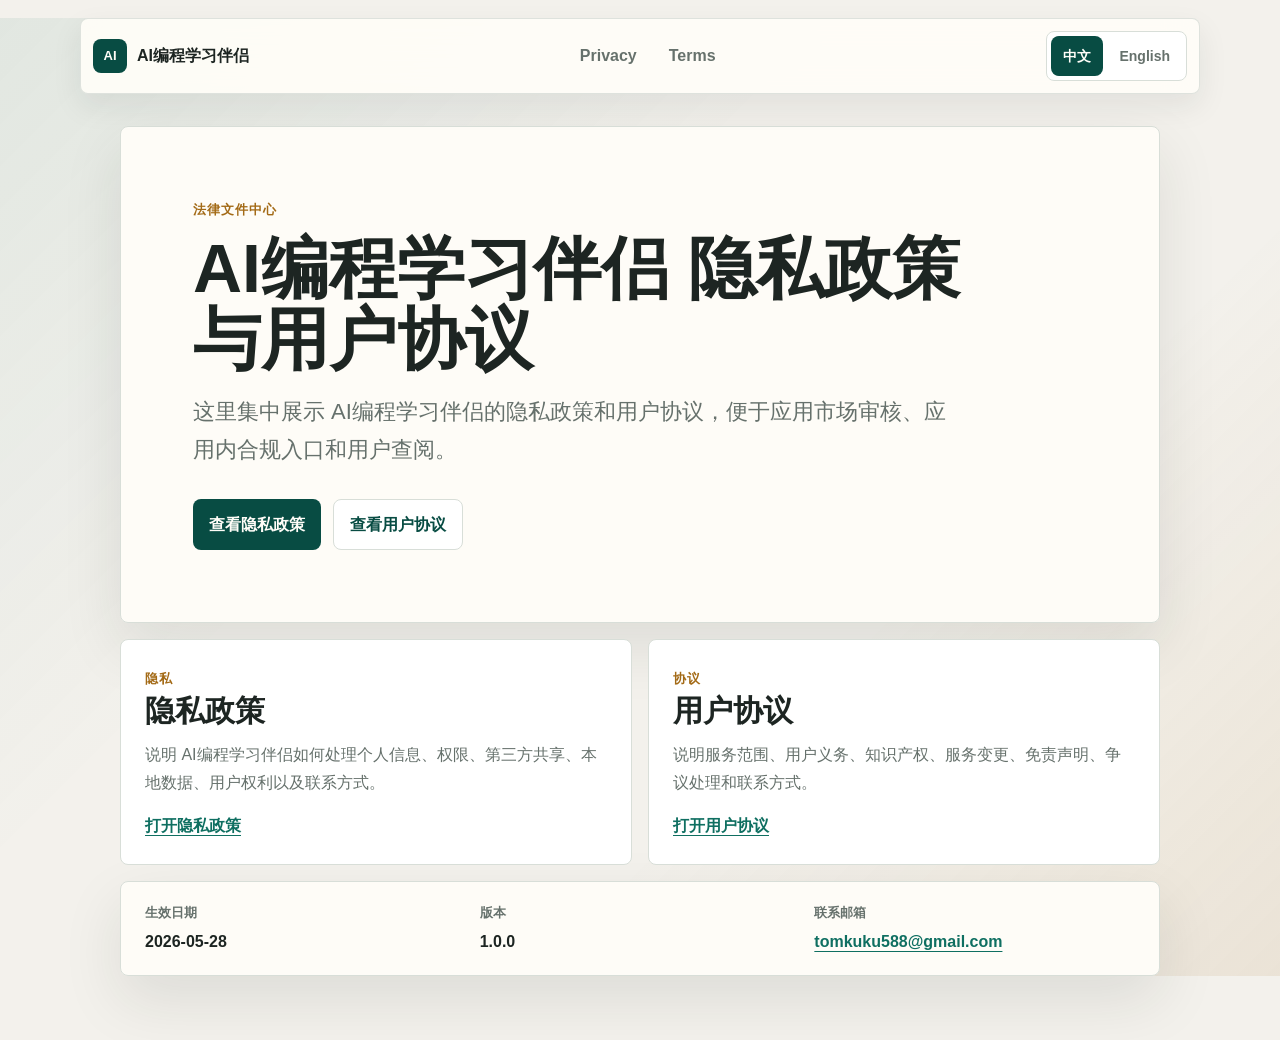
<file: index.html>
<!doctype html>
<html lang="zh-CN">
<head>
  <meta charset="utf-8">
  <meta name="viewport" content="width=device-width, initial-scale=1">
  <meta http-equiv="Cache-Control" content="no-cache, no-store, must-revalidate">
  <meta http-equiv="Pragma" content="no-cache">
  <meta http-equiv="Expires" content="0">
  <meta name="description" content="AI编程学习伴侣 privacy policy and user agreement with Chinese and English versions.">
  <meta name="localized-title" data-lang="zh" content="AI编程学习伴侣 法律文件">
  <meta name="localized-title" data-lang="en" content="AI编程学习伴侣 Legal Documents">
  <title>AI编程学习伴侣 法律文件</title>
  <link rel="stylesheet" href="./assets/styles.css?v=20260528-ai-name">
</head>
<body data-lang="zh" data-page="home">
  <header class="site-header">
    <a class="brand" href="./index.html" aria-label="AI编程学习伴侣 legal home">
      <span class="brand-mark">AI</span>
      <span>AI编程学习伴侣</span>
    </a>
    <nav class="top-nav" aria-label="Legal document navigation">
      <a href="./privacy-policy.html">Privacy</a>
      <a href="./user-agreement.html">Terms</a>
    </nav>
    <div class="language-switch" aria-label="Language switch">
      <button type="button" data-lang-switch="zh">中文</button>
      <button type="button" data-lang-switch="en">English</button>
    </div>
  </header>

  <main class="home-shell">
    <section class="hero" data-lang-block="zh">
      <p class="eyebrow">法律文件中心</p>
      <h1>AI编程学习伴侣 隐私政策与用户协议</h1>
      <p class="lead">这里集中展示 AI编程学习伴侣的隐私政策和用户协议，便于应用市场审核、应用内合规入口和用户查阅。</p>
      <div class="cta-row" aria-label="文档入口">
        <a class="button primary" href="./privacy-policy.html">查看隐私政策</a>
        <a class="button secondary" href="./user-agreement.html">查看用户协议</a>
      </div>
    </section>

    <section class="hero" data-lang-block="en">
      <p class="eyebrow">Legal Document Center</p>
      <h1>AI编程学习伴侣 Privacy Policy and User Agreement</h1>
      <p class="lead">This page hosts the privacy policy and user agreement for AI编程学习伴侣, supporting app store review, in-app compliance links, and user access.</p>
      <div class="cta-row" aria-label="Document links">
        <a class="button primary" href="./privacy-policy.html">Privacy Policy</a>
        <a class="button secondary" href="./user-agreement.html">User Agreement</a>
      </div>
    </section>

    <section class="document-grid" aria-label="Document summary">
      <article class="document-card" data-lang-block="zh">
        <span class="card-kicker">隐私</span>
        <h2>隐私政策</h2>
        <p>说明 AI编程学习伴侣如何处理个人信息、权限、第三方共享、本地数据、用户权利以及联系方式。</p>
        <a href="./privacy-policy.html">打开隐私政策</a>
      </article>
      <article class="document-card" data-lang-block="zh">
        <span class="card-kicker">协议</span>
        <h2>用户协议</h2>
        <p>说明服务范围、用户义务、知识产权、服务变更、免责声明、争议处理和联系方式。</p>
        <a href="./user-agreement.html">打开用户协议</a>
      </article>

      <article class="document-card" data-lang-block="en">
        <span class="card-kicker">Privacy</span>
        <h2>Privacy Policy</h2>
        <p>Explains how AI编程学习伴侣 handles personal information, permissions, third-party sharing, local data, user rights, and contact channels.</p>
        <a href="./privacy-policy.html">Open Privacy Policy</a>
      </article>
      <article class="document-card" data-lang-block="en">
        <span class="card-kicker">Agreement</span>
        <h2>User Agreement</h2>
        <p>Explains service scope, user responsibilities, intellectual property, service changes, disclaimers, disputes, and contact channels.</p>
        <a href="./user-agreement.html">Open User Agreement</a>
      </article>
    </section>

    <section class="meta-panel">
      <dl data-lang-block="zh">
        <div>
          <dt>生效日期</dt>
          <dd>2026-05-28</dd>
        </div>
        <div>
          <dt>版本</dt>
          <dd>1.0.0</dd>
        </div>
        <div>
          <dt>联系邮箱</dt>
          <dd><a href="mailto:tomkuku588@gmail.com">tomkuku588@gmail.com</a></dd>
        </div>
      </dl>
      <dl data-lang-block="en">
        <div>
          <dt>Effective Date</dt>
          <dd>May 28, 2026</dd>
        </div>
        <div>
          <dt>Version</dt>
          <dd>1.0.0</dd>
        </div>
        <div>
          <dt>Contact</dt>
          <dd><a href="mailto:tomkuku588@gmail.com">tomkuku588@gmail.com</a></dd>
        </div>
      </dl>
    </section>
  </main>

  <script src="./assets/legal.js?v=20260528-ai-name" defer></script>
</body>
</html>
</file>
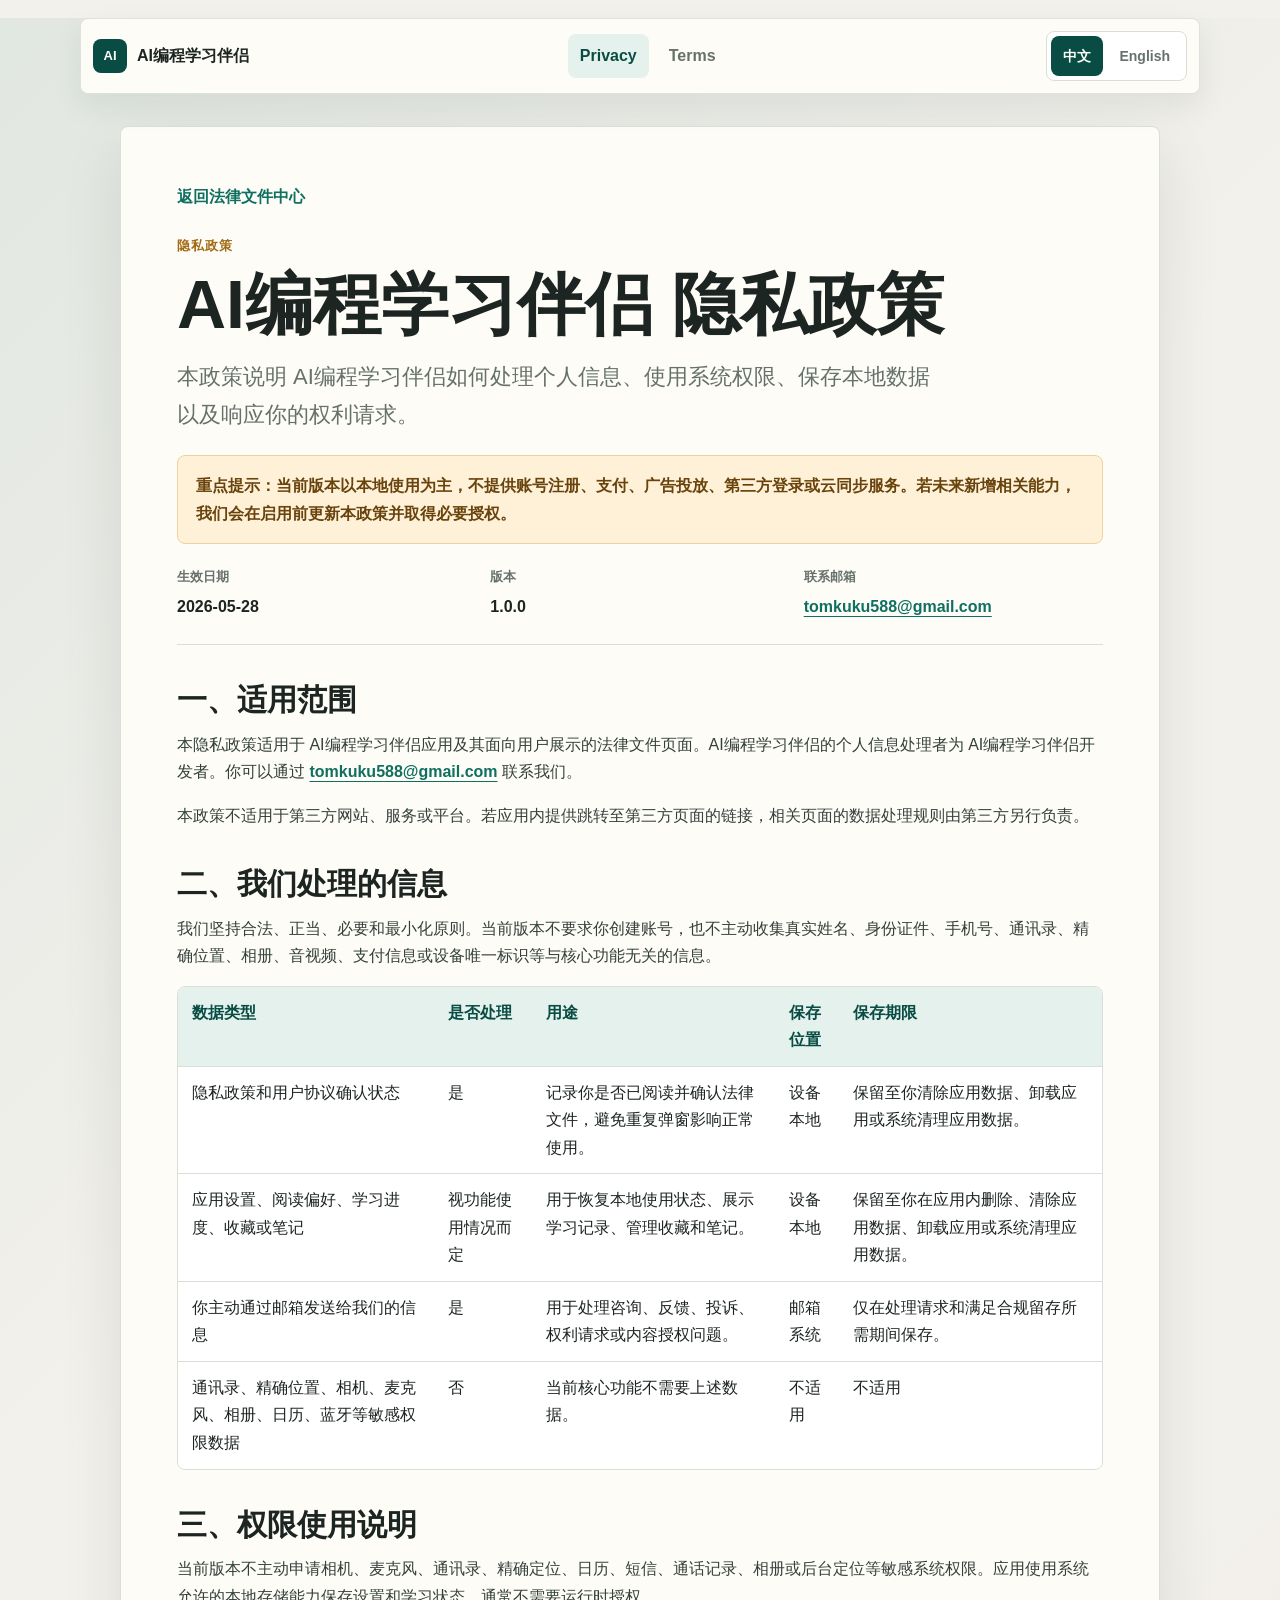
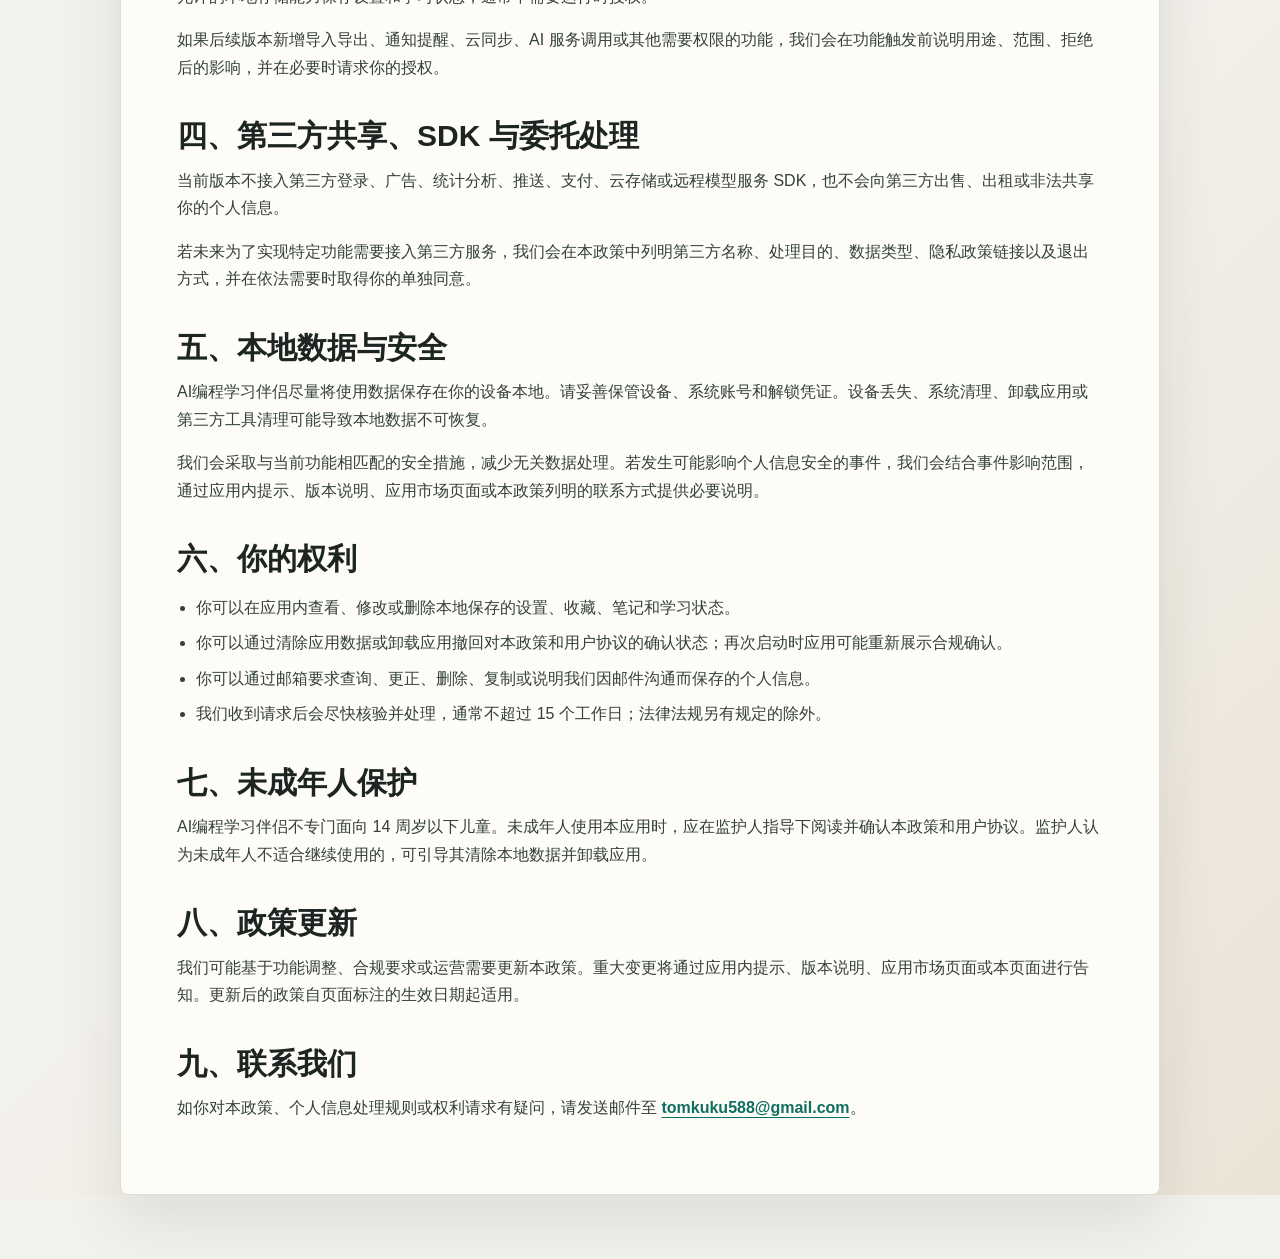
<file: privacy-policy.html>
<!doctype html>
<html lang="zh-CN">
<head>
  <meta charset="utf-8">
  <meta name="viewport" content="width=device-width, initial-scale=1">
  <meta http-equiv="Cache-Control" content="no-cache, no-store, must-revalidate">
  <meta http-equiv="Pragma" content="no-cache">
  <meta http-equiv="Expires" content="0">
  <meta name="description" content="AI编程学习伴侣 privacy policy in Chinese and English.">
  <meta name="localized-title" data-lang="zh" content="AI编程学习伴侣 隐私政策">
  <meta name="localized-title" data-lang="en" content="AI编程学习伴侣 Privacy Policy">
  <title>AI编程学习伴侣 隐私政策</title>
  <link rel="stylesheet" href="./assets/styles.css?v=20260528-ai-name">
</head>
<body data-lang="zh" data-page="privacy">
  <header class="site-header">
    <a class="brand" href="./index.html" aria-label="AI编程学习伴侣 legal home">
      <span class="brand-mark">AI</span>
      <span>AI编程学习伴侣</span>
    </a>
    <nav class="top-nav" aria-label="Legal document navigation">
      <a href="./privacy-policy.html" aria-current="page">Privacy</a>
      <a href="./user-agreement.html">Terms</a>
    </nav>
    <div class="language-switch" aria-label="Language switch">
      <button type="button" data-lang-switch="zh">中文</button>
      <button type="button" data-lang-switch="en">English</button>
    </div>
  </header>

  <main class="legal-shell">
    <article class="legal-document" data-lang-block="zh">
      <header class="document-header">
        <a class="back-link" href="./index.html">返回法律文件中心</a>
        <p class="eyebrow">隐私政策</p>
        <h1>AI编程学习伴侣 隐私政策</h1>
        <p class="lead">本政策说明 AI编程学习伴侣如何处理个人信息、使用系统权限、保存本地数据以及响应你的权利请求。</p>
        <div class="notice">重点提示：当前版本以本地使用为主，不提供账号注册、支付、广告投放、第三方登录或云同步服务。若未来新增相关能力，我们会在启用前更新本政策并取得必要授权。</div>
        <dl class="document-meta">
          <div><dt>生效日期</dt><dd>2026-05-28</dd></div>
          <div><dt>版本</dt><dd>1.0.0</dd></div>
          <div><dt>联系邮箱</dt><dd><a href="mailto:tomkuku588@gmail.com">tomkuku588@gmail.com</a></dd></div>
        </dl>
      </header>

      <section>
        <h2>一、适用范围</h2>
        <p>本隐私政策适用于 AI编程学习伴侣应用及其面向用户展示的法律文件页面。AI编程学习伴侣的个人信息处理者为 AI编程学习伴侣开发者。你可以通过 <a href="mailto:tomkuku588@gmail.com">tomkuku588@gmail.com</a> 联系我们。</p>
        <p>本政策不适用于第三方网站、服务或平台。若应用内提供跳转至第三方页面的链接，相关页面的数据处理规则由第三方另行负责。</p>
      </section>

      <section>
        <h2>二、我们处理的信息</h2>
        <p>我们坚持合法、正当、必要和最小化原则。当前版本不要求你创建账号，也不主动收集真实姓名、身份证件、手机号、通讯录、精确位置、相册、音视频、支付信息或设备唯一标识等与核心功能无关的信息。</p>
        <div class="table-wrap">
          <table>
            <thead>
              <tr>
                <th>数据类型</th>
                <th>是否处理</th>
                <th>用途</th>
                <th>保存位置</th>
                <th>保存期限</th>
              </tr>
            </thead>
            <tbody>
              <tr>
                <td>隐私政策和用户协议确认状态</td>
                <td>是</td>
                <td>记录你是否已阅读并确认法律文件，避免重复弹窗影响正常使用。</td>
                <td>设备本地</td>
                <td>保留至你清除应用数据、卸载应用或系统清理应用数据。</td>
              </tr>
              <tr>
                <td>应用设置、阅读偏好、学习进度、收藏或笔记</td>
                <td>视功能使用情况而定</td>
                <td>用于恢复本地使用状态、展示学习记录、管理收藏和笔记。</td>
                <td>设备本地</td>
                <td>保留至你在应用内删除、清除应用数据、卸载应用或系统清理应用数据。</td>
              </tr>
              <tr>
                <td>你主动通过邮箱发送给我们的信息</td>
                <td>是</td>
                <td>用于处理咨询、反馈、投诉、权利请求或内容授权问题。</td>
                <td>邮箱系统</td>
                <td>仅在处理请求和满足合规留存所需期间保存。</td>
              </tr>
              <tr>
                <td>通讯录、精确位置、相机、麦克风、相册、日历、蓝牙等敏感权限数据</td>
                <td>否</td>
                <td>当前核心功能不需要上述数据。</td>
                <td>不适用</td>
                <td>不适用</td>
              </tr>
            </tbody>
          </table>
        </div>
      </section>

      <section>
        <h2>三、权限使用说明</h2>
        <p>当前版本不主动申请相机、麦克风、通讯录、精确定位、日历、短信、通话记录、相册或后台定位等敏感系统权限。应用使用系统允许的本地存储能力保存设置和学习状态，通常不需要运行时授权。</p>
        <p>如果后续版本新增导入导出、通知提醒、云同步、AI 服务调用或其他需要权限的功能，我们会在功能触发前说明用途、范围、拒绝后的影响，并在必要时请求你的授权。</p>
      </section>

      <section>
        <h2>四、第三方共享、SDK 与委托处理</h2>
        <p>当前版本不接入第三方登录、广告、统计分析、推送、支付、云存储或远程模型服务 SDK，也不会向第三方出售、出租或非法共享你的个人信息。</p>
        <p>若未来为了实现特定功能需要接入第三方服务，我们会在本政策中列明第三方名称、处理目的、数据类型、隐私政策链接以及退出方式，并在依法需要时取得你的单独同意。</p>
      </section>

      <section>
        <h2>五、本地数据与安全</h2>
        <p>AI编程学习伴侣尽量将使用数据保存在你的设备本地。请妥善保管设备、系统账号和解锁凭证。设备丢失、系统清理、卸载应用或第三方工具清理可能导致本地数据不可恢复。</p>
        <p>我们会采取与当前功能相匹配的安全措施，减少无关数据处理。若发生可能影响个人信息安全的事件，我们会结合事件影响范围，通过应用内提示、版本说明、应用市场页面或本政策列明的联系方式提供必要说明。</p>
      </section>

      <section>
        <h2>六、你的权利</h2>
        <ul>
          <li>你可以在应用内查看、修改或删除本地保存的设置、收藏、笔记和学习状态。</li>
          <li>你可以通过清除应用数据或卸载应用撤回对本政策和用户协议的确认状态；再次启动时应用可能重新展示合规确认。</li>
          <li>你可以通过邮箱要求查询、更正、删除、复制或说明我们因邮件沟通而保存的个人信息。</li>
          <li>我们收到请求后会尽快核验并处理，通常不超过 15 个工作日；法律法规另有规定的除外。</li>
        </ul>
      </section>

      <section>
        <h2>七、未成年人保护</h2>
        <p>AI编程学习伴侣不专门面向 14 周岁以下儿童。未成年人使用本应用时，应在监护人指导下阅读并确认本政策和用户协议。监护人认为未成年人不适合继续使用的，可引导其清除本地数据并卸载应用。</p>
      </section>

      <section>
        <h2>八、政策更新</h2>
        <p>我们可能基于功能调整、合规要求或运营需要更新本政策。重大变更将通过应用内提示、版本说明、应用市场页面或本页面进行告知。更新后的政策自页面标注的生效日期起适用。</p>
      </section>

      <section>
        <h2>九、联系我们</h2>
        <p>如你对本政策、个人信息处理规则或权利请求有疑问，请发送邮件至 <a href="mailto:tomkuku588@gmail.com">tomkuku588@gmail.com</a>。</p>
      </section>
    </article>

    <article class="legal-document" data-lang-block="en">
      <header class="document-header">
        <a class="back-link" href="./index.html">Back to Legal Center</a>
        <p class="eyebrow">Privacy Policy</p>
        <h1>AI编程学习伴侣 Privacy Policy</h1>
        <p class="lead">This policy explains how AI编程学习伴侣 handles personal information, uses system permissions, stores local data, and responds to your rights requests.</p>
        <div class="notice">Key notice: the current version is designed for local-first use. It does not provide account registration, payments, advertising, third-party login, or cloud sync. If these capabilities are added later, we will update this policy before enabling them and obtain required authorization.</div>
        <dl class="document-meta">
          <div><dt>Effective Date</dt><dd>May 28, 2026</dd></div>
          <div><dt>Version</dt><dd>1.0.0</dd></div>
          <div><dt>Contact</dt><dd><a href="mailto:tomkuku588@gmail.com">tomkuku588@gmail.com</a></dd></div>
        </dl>
      </header>

      <section>
        <h2>1. Scope</h2>
        <p>This Privacy Policy applies to the AI编程学习伴侣 app and the legal document pages shown to users. The personal information processor is the AI编程学习伴侣 developer. You may contact us at <a href="mailto:tomkuku588@gmail.com">tomkuku588@gmail.com</a>.</p>
        <p>This policy does not apply to third-party websites, services, or platforms. If the app links to third-party pages, their own data processing rules apply.</p>
      </section>

      <section>
        <h2>2. Information We Process</h2>
        <p>We follow the principles of lawfulness, legitimacy, necessity, and data minimization. The current version does not require an account and does not actively collect real names, identity documents, phone numbers, contacts, precise location, albums, audio or video, payment information, unique device identifiers, or other data unrelated to the core functions.</p>
        <div class="table-wrap">
          <table>
            <thead>
              <tr>
                <th>Data Type</th>
                <th>Processed</th>
                <th>Purpose</th>
                <th>Storage</th>
                <th>Retention</th>
              </tr>
            </thead>
            <tbody>
              <tr>
                <td>Privacy policy and user agreement confirmation status</td>
                <td>Yes</td>
                <td>Records whether you have read and confirmed the legal documents to avoid repeated prompts.</td>
                <td>On your device</td>
                <td>Until you clear app data, uninstall the app, or the system removes app data.</td>
              </tr>
              <tr>
                <td>App settings, reading preferences, learning progress, favorites, or notes</td>
                <td>Depending on use</td>
                <td>Restores local usage state and manages learning records, favorites, and notes.</td>
                <td>On your device</td>
                <td>Until you delete them in the app, clear app data, uninstall the app, or the system removes app data.</td>
              </tr>
              <tr>
                <td>Information you voluntarily send by email</td>
                <td>Yes</td>
                <td>Used to handle inquiries, feedback, complaints, rights requests, or content authorization issues.</td>
                <td>Email system</td>
                <td>Only for the period necessary to process the request and meet compliance retention needs.</td>
              </tr>
              <tr>
                <td>Contacts, precise location, camera, microphone, photo album, calendar, Bluetooth, and similar sensitive permission data</td>
                <td>No</td>
                <td>The current core functions do not require this data.</td>
                <td>Not applicable</td>
                <td>Not applicable</td>
              </tr>
            </tbody>
          </table>
        </div>
      </section>

      <section>
        <h2>3. Permission Use</h2>
        <p>The current version does not actively request sensitive system permissions such as camera, microphone, contacts, precise location, calendar, SMS, call logs, photo album, or background location. The app uses system-provided local storage to save settings and learning state, which normally does not require runtime permission.</p>
        <p>If a later version adds import or export, notifications, cloud sync, AI service calls, or other permission-based features, we will explain the purpose, scope, and impact of refusal before the feature is used, and request authorization where required.</p>
      </section>

      <section>
        <h2>4. Third-Party Sharing, SDKs, and Entrusted Processing</h2>
        <p>The current version does not integrate third-party login, advertising, analytics, push notification, payment, cloud storage, or remote model service SDKs. We do not sell, rent, or unlawfully share your personal information with third parties.</p>
        <p>If third-party services are needed for specific functions later, we will list the third party, processing purpose, data types, privacy policy link, and opt-out method in this policy, and obtain separate consent where required by law.</p>
      </section>

      <section>
        <h2>5. Local Data and Security</h2>
        <p>AI编程学习伴侣 aims to keep usage data on your device. Please keep your device, system account, and unlock credentials secure. Device loss, system cleanup, app uninstallation, or third-party cleanup tools may make local data unrecoverable.</p>
        <p>We use security measures appropriate to the current functions and reduce unrelated data processing. If an incident may affect personal information security, we will provide necessary notice through in-app prompts, release notes, app store pages, or the contact channel listed in this policy.</p>
      </section>

      <section>
        <h2>6. Your Rights</h2>
        <ul>
          <li>You may view, modify, or delete locally stored settings, favorites, notes, and learning state in the app.</li>
          <li>You may withdraw confirmation of this policy and the user agreement by clearing app data or uninstalling the app; the app may show the compliance prompt again on the next launch.</li>
          <li>You may email us to request access, correction, deletion, copying, or explanation of personal information stored because of email communication.</li>
          <li>We will verify and process requests as soon as possible, usually within 15 working days unless laws or regulations provide otherwise.</li>
        </ul>
      </section>

      <section>
        <h2>7. Minors</h2>
        <p>AI编程学习伴侣 is not specifically directed to children under the age of 14. Minors should read and confirm this policy and the user agreement under guardian guidance. If a guardian believes continued use is inappropriate, the guardian may guide the minor to clear local data and uninstall the app.</p>
      </section>

      <section>
        <h2>8. Policy Updates</h2>
        <p>We may update this policy due to feature changes, compliance requirements, or operational needs. Material changes will be communicated through in-app prompts, release notes, app store pages, or this page. The updated policy applies from the effective date shown on the page.</p>
      </section>

      <section>
        <h2>9. Contact Us</h2>
        <p>If you have questions about this policy, personal information processing rules, or rights requests, please email <a href="mailto:tomkuku588@gmail.com">tomkuku588@gmail.com</a>.</p>
      </section>
    </article>
  </main>

  <script src="./assets/legal.js?v=20260528-ai-name" defer></script>
</body>
</html>
</file>
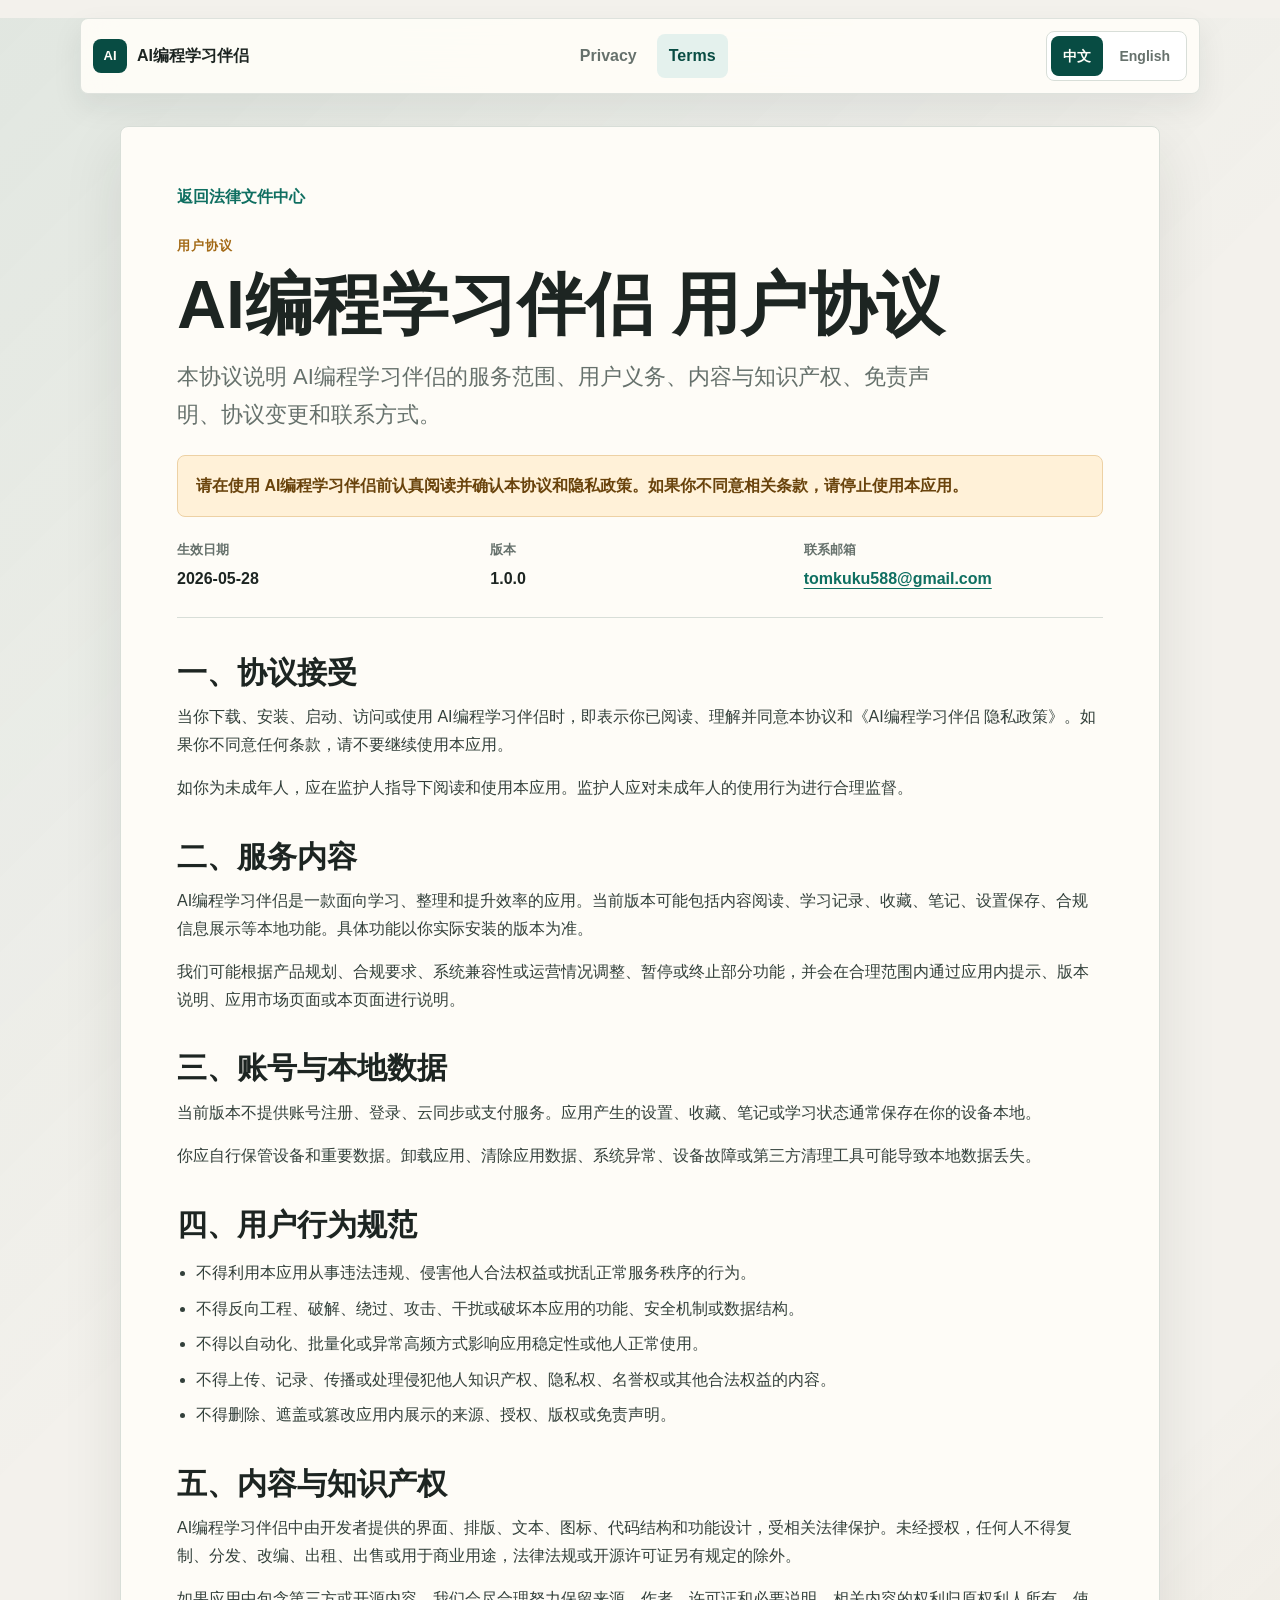
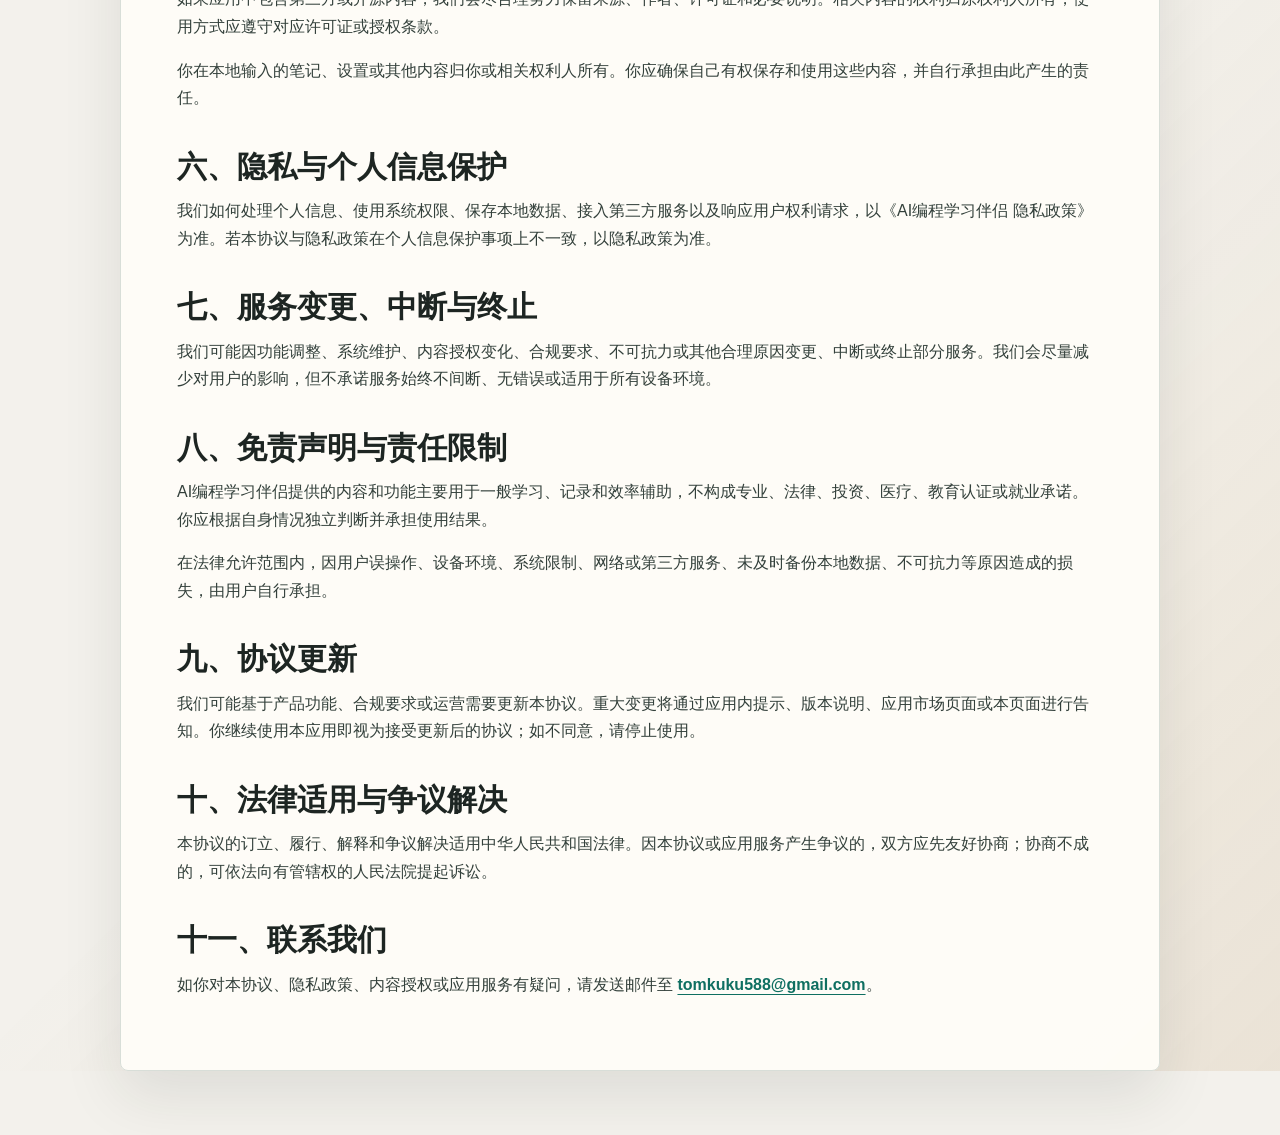
<file: user-agreement.html>
<!doctype html>
<html lang="zh-CN">
<head>
  <meta charset="utf-8">
  <meta name="viewport" content="width=device-width, initial-scale=1">
  <meta http-equiv="Cache-Control" content="no-cache, no-store, must-revalidate">
  <meta http-equiv="Pragma" content="no-cache">
  <meta http-equiv="Expires" content="0">
  <meta name="description" content="AI编程学习伴侣 user agreement in Chinese and English.">
  <meta name="localized-title" data-lang="zh" content="AI编程学习伴侣 用户协议">
  <meta name="localized-title" data-lang="en" content="AI编程学习伴侣 User Agreement">
  <title>AI编程学习伴侣 用户协议</title>
  <link rel="stylesheet" href="./assets/styles.css?v=20260528-ai-name">
</head>
<body data-lang="zh" data-page="terms">
  <header class="site-header">
    <a class="brand" href="./index.html" aria-label="AI编程学习伴侣 legal home">
      <span class="brand-mark">AI</span>
      <span>AI编程学习伴侣</span>
    </a>
    <nav class="top-nav" aria-label="Legal document navigation">
      <a href="./privacy-policy.html">Privacy</a>
      <a href="./user-agreement.html" aria-current="page">Terms</a>
    </nav>
    <div class="language-switch" aria-label="Language switch">
      <button type="button" data-lang-switch="zh">中文</button>
      <button type="button" data-lang-switch="en">English</button>
    </div>
  </header>

  <main class="legal-shell">
    <article class="legal-document" data-lang-block="zh">
      <header class="document-header">
        <a class="back-link" href="./index.html">返回法律文件中心</a>
        <p class="eyebrow">用户协议</p>
        <h1>AI编程学习伴侣 用户协议</h1>
        <p class="lead">本协议说明 AI编程学习伴侣的服务范围、用户义务、内容与知识产权、免责声明、协议变更和联系方式。</p>
        <div class="notice">请在使用 AI编程学习伴侣前认真阅读并确认本协议和隐私政策。如果你不同意相关条款，请停止使用本应用。</div>
        <dl class="document-meta">
          <div><dt>生效日期</dt><dd>2026-05-28</dd></div>
          <div><dt>版本</dt><dd>1.0.0</dd></div>
          <div><dt>联系邮箱</dt><dd><a href="mailto:tomkuku588@gmail.com">tomkuku588@gmail.com</a></dd></div>
        </dl>
      </header>

      <section>
        <h2>一、协议接受</h2>
        <p>当你下载、安装、启动、访问或使用 AI编程学习伴侣时，即表示你已阅读、理解并同意本协议和《AI编程学习伴侣 隐私政策》。如果你不同意任何条款，请不要继续使用本应用。</p>
        <p>如你为未成年人，应在监护人指导下阅读和使用本应用。监护人应对未成年人的使用行为进行合理监督。</p>
      </section>

      <section>
        <h2>二、服务内容</h2>
        <p>AI编程学习伴侣是一款面向学习、整理和提升效率的应用。当前版本可能包括内容阅读、学习记录、收藏、笔记、设置保存、合规信息展示等本地功能。具体功能以你实际安装的版本为准。</p>
        <p>我们可能根据产品规划、合规要求、系统兼容性或运营情况调整、暂停或终止部分功能，并会在合理范围内通过应用内提示、版本说明、应用市场页面或本页面进行说明。</p>
      </section>

      <section>
        <h2>三、账号与本地数据</h2>
        <p>当前版本不提供账号注册、登录、云同步或支付服务。应用产生的设置、收藏、笔记或学习状态通常保存在你的设备本地。</p>
        <p>你应自行保管设备和重要数据。卸载应用、清除应用数据、系统异常、设备故障或第三方清理工具可能导致本地数据丢失。</p>
      </section>

      <section>
        <h2>四、用户行为规范</h2>
        <ul>
          <li>不得利用本应用从事违法违规、侵害他人合法权益或扰乱正常服务秩序的行为。</li>
          <li>不得反向工程、破解、绕过、攻击、干扰或破坏本应用的功能、安全机制或数据结构。</li>
          <li>不得以自动化、批量化或异常高频方式影响应用稳定性或他人正常使用。</li>
          <li>不得上传、记录、传播或处理侵犯他人知识产权、隐私权、名誉权或其他合法权益的内容。</li>
          <li>不得删除、遮盖或篡改应用内展示的来源、授权、版权或免责声明。</li>
        </ul>
      </section>

      <section>
        <h2>五、内容与知识产权</h2>
        <p>AI编程学习伴侣中由开发者提供的界面、排版、文本、图标、代码结构和功能设计，受相关法律保护。未经授权，任何人不得复制、分发、改编、出租、出售或用于商业用途，法律法规或开源许可证另有规定的除外。</p>
        <p>如果应用中包含第三方或开源内容，我们会尽合理努力保留来源、作者、许可证和必要说明。相关内容的权利归原权利人所有，使用方式应遵守对应许可证或授权条款。</p>
        <p>你在本地输入的笔记、设置或其他内容归你或相关权利人所有。你应确保自己有权保存和使用这些内容，并自行承担由此产生的责任。</p>
      </section>

      <section>
        <h2>六、隐私与个人信息保护</h2>
        <p>我们如何处理个人信息、使用系统权限、保存本地数据、接入第三方服务以及响应用户权利请求，以《AI编程学习伴侣 隐私政策》为准。若本协议与隐私政策在个人信息保护事项上不一致，以隐私政策为准。</p>
      </section>

      <section>
        <h2>七、服务变更、中断与终止</h2>
        <p>我们可能因功能调整、系统维护、内容授权变化、合规要求、不可抗力或其他合理原因变更、中断或终止部分服务。我们会尽量减少对用户的影响，但不承诺服务始终不间断、无错误或适用于所有设备环境。</p>
      </section>

      <section>
        <h2>八、免责声明与责任限制</h2>
        <p>AI编程学习伴侣提供的内容和功能主要用于一般学习、记录和效率辅助，不构成专业、法律、投资、医疗、教育认证或就业承诺。你应根据自身情况独立判断并承担使用结果。</p>
        <p>在法律允许范围内，因用户误操作、设备环境、系统限制、网络或第三方服务、未及时备份本地数据、不可抗力等原因造成的损失，由用户自行承担。</p>
      </section>

      <section>
        <h2>九、协议更新</h2>
        <p>我们可能基于产品功能、合规要求或运营需要更新本协议。重大变更将通过应用内提示、版本说明、应用市场页面或本页面进行告知。你继续使用本应用即视为接受更新后的协议；如不同意，请停止使用。</p>
      </section>

      <section>
        <h2>十、法律适用与争议解决</h2>
        <p>本协议的订立、履行、解释和争议解决适用中华人民共和国法律。因本协议或应用服务产生争议的，双方应先友好协商；协商不成的，可依法向有管辖权的人民法院提起诉讼。</p>
      </section>

      <section>
        <h2>十一、联系我们</h2>
        <p>如你对本协议、隐私政策、内容授权或应用服务有疑问，请发送邮件至 <a href="mailto:tomkuku588@gmail.com">tomkuku588@gmail.com</a>。</p>
      </section>
    </article>

    <article class="legal-document" data-lang-block="en">
      <header class="document-header">
        <a class="back-link" href="./index.html">Back to Legal Center</a>
        <p class="eyebrow">User Agreement</p>
        <h1>AI编程学习伴侣 User Agreement</h1>
        <p class="lead">This agreement explains the service scope, user responsibilities, content and intellectual property, disclaimers, updates, and contact channels for AI编程学习伴侣.</p>
        <div class="notice">Please read and confirm this agreement and the Privacy Policy before using AI编程学习伴侣. If you do not agree to these terms, please stop using the app.</div>
        <dl class="document-meta">
          <div><dt>Effective Date</dt><dd>May 28, 2026</dd></div>
          <div><dt>Version</dt><dd>1.0.0</dd></div>
          <div><dt>Contact</dt><dd><a href="mailto:tomkuku588@gmail.com">tomkuku588@gmail.com</a></dd></div>
        </dl>
      </header>

      <section>
        <h2>1. Acceptance</h2>
        <p>By downloading, installing, launching, accessing, or using AI编程学习伴侣, you confirm that you have read, understood, and agreed to this Agreement and the AI编程学习伴侣 Privacy Policy. If you do not agree to any term, please do not continue using the app.</p>
        <p>If you are a minor, you should read and use the app under guardian guidance. Guardians should reasonably supervise minors' use.</p>
      </section>

      <section>
        <h2>2. Services</h2>
        <p>AI编程学习伴侣 is an app for learning, organizing, and improving productivity. The current version may include local features such as content reading, learning records, favorites, notes, settings storage, and compliance information. Actual features depend on the version installed on your device.</p>
        <p>We may adjust, suspend, or discontinue some features based on product planning, compliance requirements, system compatibility, or operations, and will provide reasonable notice through in-app prompts, release notes, app store pages, or this page.</p>
      </section>

      <section>
        <h2>3. Accounts and Local Data</h2>
        <p>The current version does not provide account registration, login, cloud sync, or payment services. Settings, favorites, notes, or learning state are usually stored locally on your device.</p>
        <p>You are responsible for keeping your device and important data safe. App uninstallation, clearing app data, system errors, device failure, or third-party cleanup tools may cause local data loss.</p>
      </section>

      <section>
        <h2>4. User Conduct</h2>
        <ul>
          <li>You may not use the app for illegal activities, infringement of others' lawful rights, or disruption of normal service order.</li>
          <li>You may not reverse engineer, crack, bypass, attack, interfere with, or damage the app's functions, security mechanisms, or data structures.</li>
          <li>You may not affect app stability or others' normal use through automated, bulk, or abnormally high-frequency actions.</li>
          <li>You may not upload, record, distribute, or process content that infringes intellectual property, privacy, reputation, or other lawful rights.</li>
          <li>You may not remove, hide, or alter source, license, copyright, or disclaimer notices shown in the app.</li>
        </ul>
      </section>

      <section>
        <h2>5. Content and Intellectual Property</h2>
        <p>Interfaces, layouts, text, icons, code structure, and functional design provided by the AI编程学习伴侣 developer are protected by applicable laws. Without authorization, no one may copy, distribute, adapt, rent, sell, or use them commercially, except as permitted by laws, regulations, or open-source licenses.</p>
        <p>If the app includes third-party or open-source content, we will make reasonable efforts to retain source, author, license, and required notices. Such content remains owned by the original right holders and must be used under the applicable license or authorization terms.</p>
        <p>Notes, settings, or other content that you enter locally belong to you or the relevant right holders. You should ensure that you have the right to store and use such content and bear responsibility for it.</p>
      </section>

      <section>
        <h2>6. Privacy and Personal Information Protection</h2>
        <p>How we handle personal information, use system permissions, store local data, integrate third-party services, and respond to user rights requests is governed by the AI编程学习伴侣 Privacy Policy. If this Agreement conflicts with the Privacy Policy on personal information matters, the Privacy Policy prevails.</p>
      </section>

      <section>
        <h2>7. Service Changes, Interruptions, and Termination</h2>
        <p>We may change, interrupt, or terminate some services due to feature changes, system maintenance, content authorization changes, compliance requirements, force majeure, or other reasonable causes. We will try to reduce user impact, but we do not guarantee that services will always be uninterrupted, error-free, or suitable for every device environment.</p>
      </section>

      <section>
        <h2>8. Disclaimers and Limitation of Liability</h2>
        <p>AI编程学习伴侣 content and functions are mainly for general learning, recording, and productivity assistance. They do not constitute professional, legal, investment, medical, educational certification, or employment commitments. You should make independent judgments and bear the results of use.</p>
        <p>To the extent permitted by law, losses caused by user mistakes, device environment, system restrictions, network or third-party services, failure to back up local data, force majeure, or similar causes shall be borne by the user.</p>
      </section>

      <section>
        <h2>9. Agreement Updates</h2>
        <p>We may update this Agreement for product features, compliance requirements, or operational needs. Material changes will be communicated through in-app prompts, release notes, app store pages, or this page. Continued use of the app means you accept the updated Agreement; if you disagree, please stop using the app.</p>
      </section>

      <section>
        <h2>10. Governing Law and Dispute Resolution</h2>
        <p>The formation, performance, interpretation, and dispute resolution of this Agreement are governed by the laws of the People's Republic of China. Disputes arising from this Agreement or app services should first be resolved through friendly negotiation; if negotiation fails, either party may bring a lawsuit before a court with jurisdiction.</p>
      </section>

      <section>
        <h2>11. Contact Us</h2>
        <p>If you have questions about this Agreement, the Privacy Policy, content authorization, or app services, please email <a href="mailto:tomkuku588@gmail.com">tomkuku588@gmail.com</a>.</p>
      </section>
    </article>
  </main>

  <script src="./assets/legal.js?v=20260528-ai-name" defer></script>
</body>
</html>
</file>
<file: assets/styles.css>
:root {
  color-scheme: light;
  --bg: #f3f1ec;
  --surface: #fffdf8;
  --surface-strong: #ffffff;
  --ink: #1d2522;
  --muted: #66716c;
  --line: #d8ded8;
  --accent: #0f6f61;
  --accent-strong: #084c43;
  --accent-soft: #e4f1ed;
  --gold: #a36a16;
  --gold-soft: #fff1d8;
  --shadow: 0 24px 60px rgba(29, 37, 34, 0.10);
}

* {
  box-sizing: border-box;
}

html {
  background: var(--bg);
}

body {
  margin: 0;
  min-height: 100vh;
  background:
    linear-gradient(135deg, rgba(15, 111, 97, 0.08), transparent 38%),
    linear-gradient(315deg, rgba(163, 106, 22, 0.10), transparent 34%),
    var(--bg);
  color: var(--ink);
  font-family: "Segoe UI", "Noto Sans", "HarmonyOS Sans SC", "Microsoft YaHei", sans-serif;
  line-height: 1.72;
  letter-spacing: 0;
}

body[data-lang="zh"] [data-lang-block="en"],
body[data-lang="en"] [data-lang-block="zh"] {
  display: none !important;
}

a {
  color: var(--accent);
  font-weight: 700;
  text-underline-offset: 0.22em;
}

.site-header {
  position: sticky;
  top: 0;
  z-index: 10;
  display: grid;
  grid-template-columns: auto 1fr auto;
  align-items: center;
  gap: 18px;
  width: min(1120px, calc(100% - 32px));
  margin: 18px auto 0;
  padding: 12px;
  border: 1px solid rgba(216, 222, 216, 0.84);
  border-radius: 8px;
  background: rgba(255, 253, 248, 0.92);
  box-shadow: 0 12px 30px rgba(29, 37, 34, 0.08);
  backdrop-filter: blur(16px);
}

.brand {
  display: inline-flex;
  align-items: center;
  gap: 10px;
  color: var(--ink);
  text-decoration: none;
}

.brand-mark {
  display: inline-grid;
  width: 34px;
  height: 34px;
  place-items: center;
  border-radius: 8px;
  background: var(--accent-strong);
  color: #fffdf8;
  font-size: 13px;
  font-weight: 800;
  letter-spacing: 0;
}

.top-nav {
  display: flex;
  justify-content: center;
  gap: 8px;
}

.top-nav a,
.language-switch button,
.button {
  min-height: 40px;
  border-radius: 8px;
}

.top-nav a {
  display: inline-flex;
  align-items: center;
  padding: 8px 12px;
  color: var(--muted);
  text-decoration: none;
}

.top-nav a[aria-current="page"],
.top-nav a:hover {
  background: var(--accent-soft);
  color: var(--accent-strong);
}

.language-switch {
  display: inline-flex;
  gap: 4px;
  padding: 4px;
  border: 1px solid var(--line);
  border-radius: 8px;
  background: var(--surface-strong);
}

.language-switch button {
  border: 0;
  padding: 8px 12px;
  background: transparent;
  color: var(--muted);
  cursor: pointer;
  font: inherit;
  font-size: 14px;
  font-weight: 800;
}

.language-switch button[aria-pressed="true"] {
  background: var(--accent-strong);
  color: #fffdf8;
}

.home-shell,
.legal-shell {
  width: min(1040px, calc(100% - 32px));
  margin: 32px auto 64px;
}

.hero,
.legal-document,
.meta-panel {
  border: 1px solid var(--line);
  border-radius: 8px;
  background: rgba(255, 253, 248, 0.96);
  box-shadow: var(--shadow);
}

.hero {
  padding: clamp(32px, 7vw, 72px);
}

.eyebrow,
.card-kicker {
  margin: 0 0 12px;
  color: var(--gold);
  font-size: 13px;
  font-weight: 900;
  letter-spacing: 0.08em;
  text-transform: uppercase;
}

h1,
h2,
h3,
p {
  margin-top: 0;
}

h1 {
  max-width: 820px;
  margin-bottom: 18px;
  font-size: clamp(34px, 6vw, 68px);
  line-height: 1.04;
  letter-spacing: 0;
}

h2 {
  margin: 36px 0 12px;
  font-size: clamp(22px, 3vw, 30px);
  line-height: 1.25;
}

p,
li,
td,
th,
dd {
  font-size: 16px;
}

.lead {
  max-width: 760px;
  color: var(--muted);
  font-size: clamp(18px, 2.2vw, 22px);
}

.cta-row {
  display: flex;
  flex-wrap: wrap;
  gap: 12px;
  margin-top: 30px;
}

.button {
  display: inline-flex;
  align-items: center;
  justify-content: center;
  padding: 11px 16px;
  text-decoration: none;
}

.button.primary {
  background: var(--accent-strong);
  color: #fffdf8;
}

.button.secondary {
  border: 1px solid var(--line);
  background: var(--surface-strong);
  color: var(--accent-strong);
}

.document-grid {
  display: grid;
  grid-template-columns: repeat(2, minmax(0, 1fr));
  gap: 16px;
  margin-top: 16px;
}

.document-card {
  padding: 24px;
  border: 1px solid var(--line);
  border-radius: 8px;
  background: var(--surface-strong);
}

.document-card h2 {
  margin-top: 0;
}

.document-card p {
  color: var(--muted);
}

.meta-panel {
  margin-top: 16px;
  padding: 20px 24px;
}

.meta-panel dl,
.document-meta {
  display: grid;
  grid-template-columns: repeat(3, minmax(0, 1fr));
  gap: 14px;
  margin: 0;
}

dt {
  color: var(--muted);
  font-size: 13px;
  font-weight: 800;
  text-transform: uppercase;
}

dd {
  margin: 4px 0 0;
  font-weight: 700;
}

.legal-document {
  padding: clamp(24px, 5vw, 56px);
}

.document-header {
  padding-bottom: 24px;
  border-bottom: 1px solid var(--line);
}

.back-link {
  display: inline-flex;
  margin-bottom: 24px;
  text-decoration: none;
}

.notice {
  margin: 22px 0;
  padding: 16px 18px;
  border: 1px solid #edd1a4;
  border-radius: 8px;
  background: var(--gold-soft);
  color: #69430c;
  font-weight: 700;
}

section p,
section li {
  color: #33403b;
}

ul {
  padding-left: 1.2em;
}

li + li {
  margin-top: 8px;
}

.table-wrap {
  width: 100%;
  overflow-x: auto;
  border: 1px solid var(--line);
  border-radius: 8px;
}

table {
  width: 100%;
  min-width: 760px;
  border-collapse: collapse;
  background: var(--surface-strong);
}

th,
td {
  padding: 12px 14px;
  border-bottom: 1px solid var(--line);
  text-align: left;
  vertical-align: top;
}

th {
  background: var(--accent-soft);
  color: var(--accent-strong);
  font-weight: 900;
}

tr:last-child td {
  border-bottom: 0;
}

@media (max-width: 760px) {
  .site-header {
    position: static;
    grid-template-columns: 1fr;
    justify-items: stretch;
  }

  .top-nav {
    justify-content: flex-start;
    overflow-x: auto;
  }

  .language-switch {
    width: 100%;
  }

  .language-switch button {
    flex: 1;
  }

  .document-grid,
  .meta-panel dl,
  .document-meta {
    grid-template-columns: 1fr;
  }

  .home-shell,
  .legal-shell {
    width: min(100% - 20px, 1040px);
    margin-top: 14px;
  }

  .hero,
  .legal-document {
    padding: 24px 18px;
  }
}
</file>
